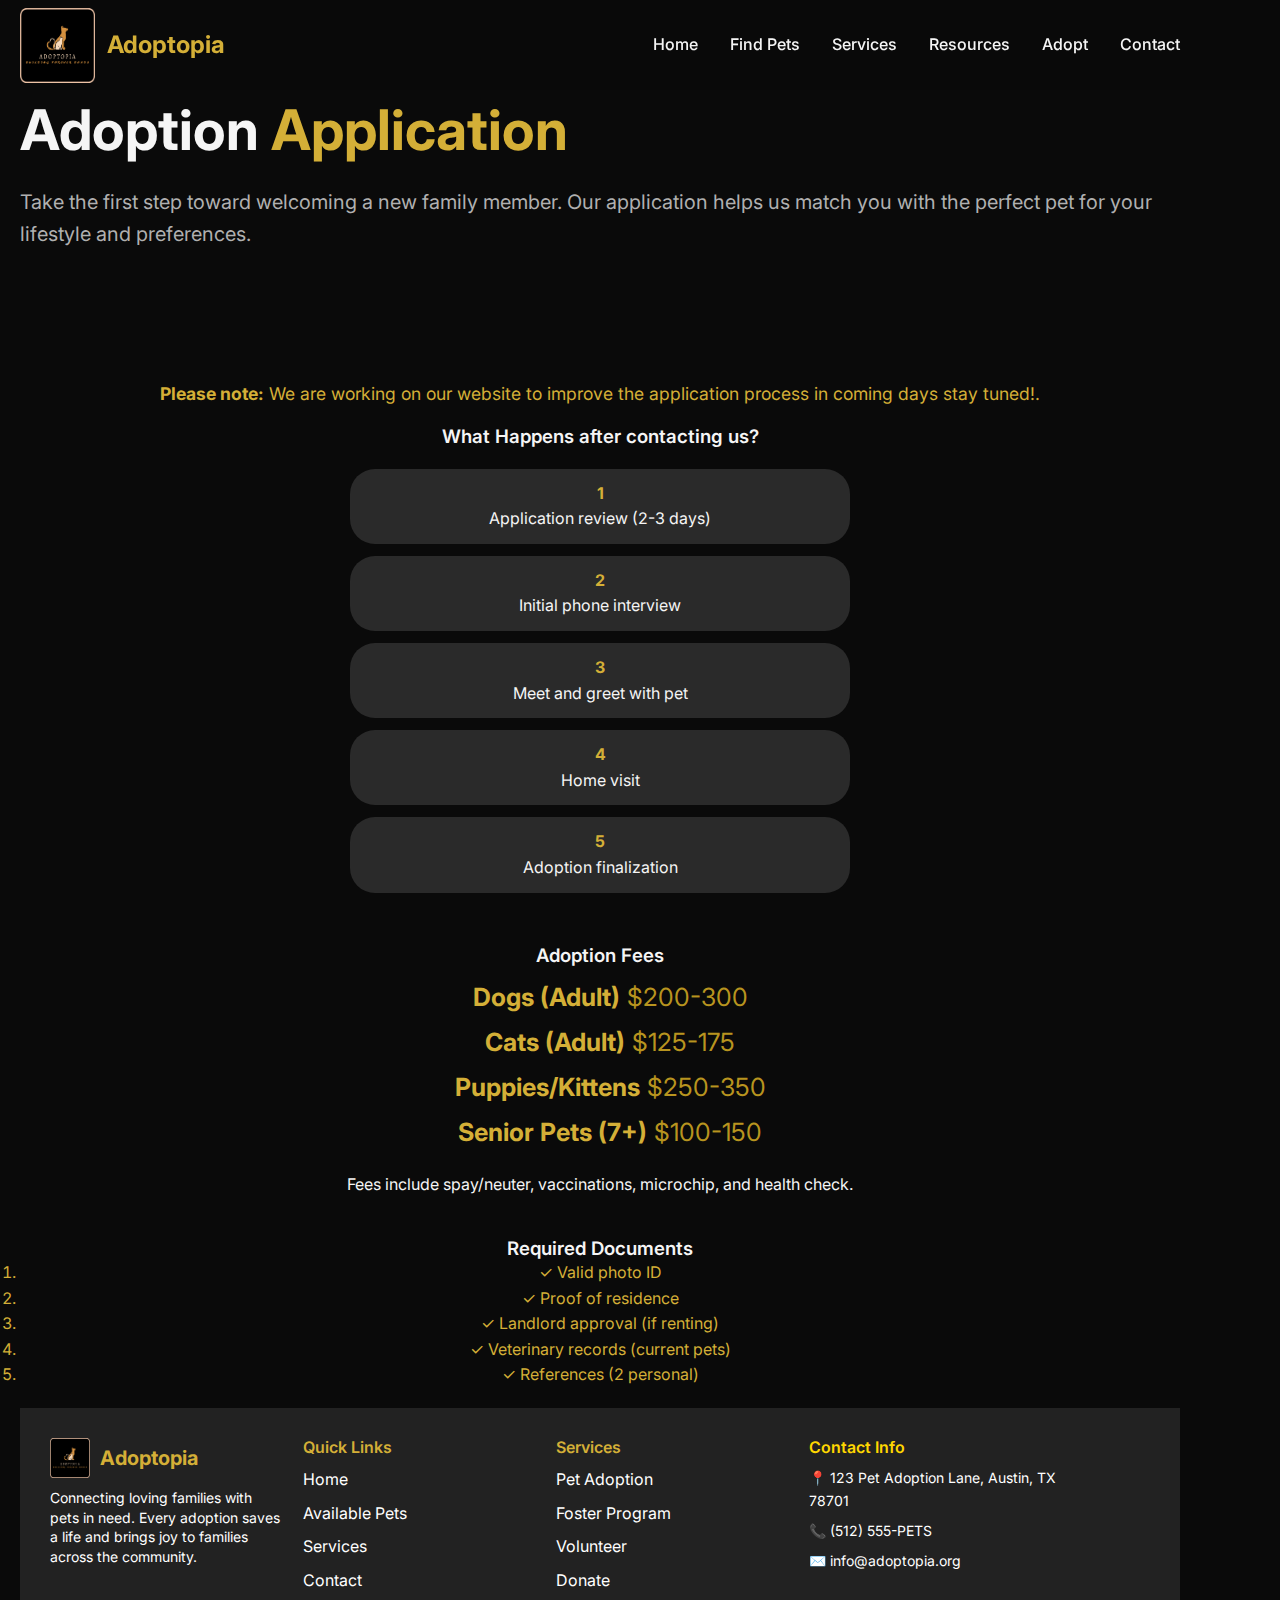
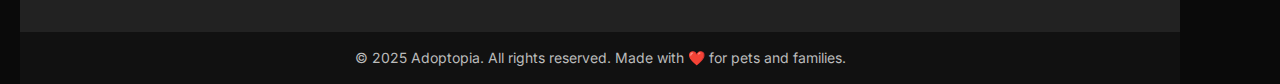
<file: adoption.html>
<!-- name: Saeed Hadi Al-Awlaqi
     ID:2148946
     10/1/2025  -->


 
<!DOCTYPE html>
<html lang="en">
<head>
     <!-- Meta and link tags -->
    <meta charset="UTF-8">
    <meta name="viewport" content="width=device-width, initial-scale=1.0">
    <title>Adoption Application - Adoptopia</title>
    <link rel="stylesheet" href="css/main.css">
    <link href="https://fonts.googleapis.com/css2?family=Inter:wght@300;400;500;600;700&display=swap" rel="stylesheet">
</head>
<body>
    <!-- Header -->
    <header class="header">
        <div class="container">
            <div class="nav-wrapper">
                <div class="logo">
                    <img src="image/Picture1.png" alt="Adoptopia Logo" class="logo-img">
                    <span class="logo-text">Adoptopia</span>
                </div>
                
                  <!-- navigation bar to pages -->
                <div class="nav-desktop">
                    <a href="index.html" class="nav-link">Home</a>
                    <a href="pets.html" class="nav-link">Find Pets</a>
                    <a href="services.html" class="nav-link">Services</a>
                    <a href="resources.html" class="nav-link">Resources</a>
                    <a href="adoption.html" class="nav-link active">Adopt</a>
                    <a href="contact.html" class="nav-link">Contact</a>
                </div>
            </div>
        </div>
    </header>

    <!-- Adoption Application process -->
    
        <div class="container">
            <div class="main-content">
                <div class="main-text">
                    <h1 class="main-title">
                        Adoption <span class="text-gold">Application</span>
                    </h1>
                    <p class="main-description">
                        Take the first step toward welcoming a new family member. Our application helps us 
                        match you with the perfect pet for your lifestyle and preferences.
                    </p>
                </div>
            </div>
        </div>
    


                        

                    
                

               
                 <div class="container">
                    <div class="form-disclaimer">
                            <p><strong>Please note:</strong> We are working on our website to improve the application process in coming days stay tuned!.</p>
                        </div>
                        <h3 style="text-align: center;">What Happens after contacting us?</h3>
                        <div class="process-steps">
                            <div class="process-step">
                                <div class="step-number">1</div>
                                <p>Application review (2-3 days)</p>
                            </div>
                            <div class="process-step">
                                <div class="step-number">2</div>
                                <p>Initial phone interview</p>
                            </div>
                            <div class="process-step">
                                <div class="step-number">3</div>
                                <p>Meet and greet with pet</p>
                            </div>
                            <div class="process-step">
                                <div class="step-number">4</div>
                                <p>Home visit</p>
                            </div>
                            <div class="process-step">
                                <div class="step-number">5</div>
                                <p>Adoption finalization</p>
                            </div>
                        </div>
                    


                        <h3 style="text-align: center; margin-top: 40px;">Adoption Fees</h3>
                        <div class="fee-list">
                            <div class="fee-item">
                                <span class="fee-type">Dogs (Adult)</span>
                                <span class="fee-amount">$200-300</span>
                            </div>
                            <div class="fee-item">
                                <span class="fee-type">Cats (Adult)</span>
                                <span class="fee-amount">$125-175</span>
                            </div>
                            <div class="fee-item">
                                <span class="fee-type">Puppies/Kittens</span>
                                <span class="fee-amount">$250-350</span>
                            </div>
                            <div class="fee-item">
                                <span class="fee-type">Senior Pets (7+)</span>
                                <span class="fee-amount">$100-150</span>
                            </div>
                        </div>
                        <p style="text-align: center; margin-top: 20px;">Fees include spay/neuter, vaccinations, microchip, and health check.</p>
                   


                        <h3 style="text-align: center; margin-top: 40px;">Required Documents</h3>
                        <ul class="document-list">
                            <li>✓ Valid photo ID</li>
                            <li>✓ Proof of residence</li>
                            <li>✓ Landlord approval (if renting)</li>
                            <li>✓ Veterinary records (current pets)</li>
                            <li>✓ References (2 personal)</li>
                        </ul>
                </div>
            
        
    

       <!-- Footer Section including contact information and quick links will be in each page -->
    
        <div class="container">
            <div class="footer-content">
                <div class="footer-brand">
                    <div class="footer-logo">
                        <img src="image/Picture1.png" alt="Adoptopia Logo" class="footer-logo-img">
                        <span class="footer-logo-text">Adoptopia</span>
                    </div>
                    <p class="footer-description">
                        Connecting loving families with pets in need. Every adoption saves a life and brings 
                        joy to families across the community.
                    </p>
                </div>

                <div class="footer-links">
                    <h3>Quick Links</h3>
                    <ul>
                        <li><a href="index.html">Home</a></li>
                        <li><a href="pets.html">Available Pets</a></li>
                        <li><a href="services.html">Services</a></li>
                        <li><a href="contact.html">Contact</a></li>
                    </ul>
                </div>

                <div class="footer-links">
                    <h3>Services</h3>
                    <ul>
                        <li><a href="adoption.html">Pet Adoption</a></li>
                        <li><a href="services.html">Foster Program</a></li>
                        <li><a href="services.html">Volunteer</a></li>
                        <li><a href="contact.html">Donate</a></li>
                    </ul>
                </div>

                <div class="footer-contact">
                    <h3>Contact Info</h3>
                    <div class="contact-item">
                        <span class="contact-icon">📍</span>
                        <span>123 Pet Adoption Lane, Austin, TX 78701</span>
                    </div>
                    <div class="contact-item">
                        <span class="contact-icon">📞</span>
                        <span>(512) 555-PETS</span>
                    </div>
                    <div class="contact-item">
                        <span class="contact-icon">✉️</span>
                        <span>info@adoptopia.org</span>
                    </div>
                </div>
            </div>

            <div class="footer-bottom">
                <p>&copy; 2025 Adoptopia. All rights reserved. Made with ❤️ for pets and families.</p>
            </div>
        </div>
    
</body>
</html>
</file>
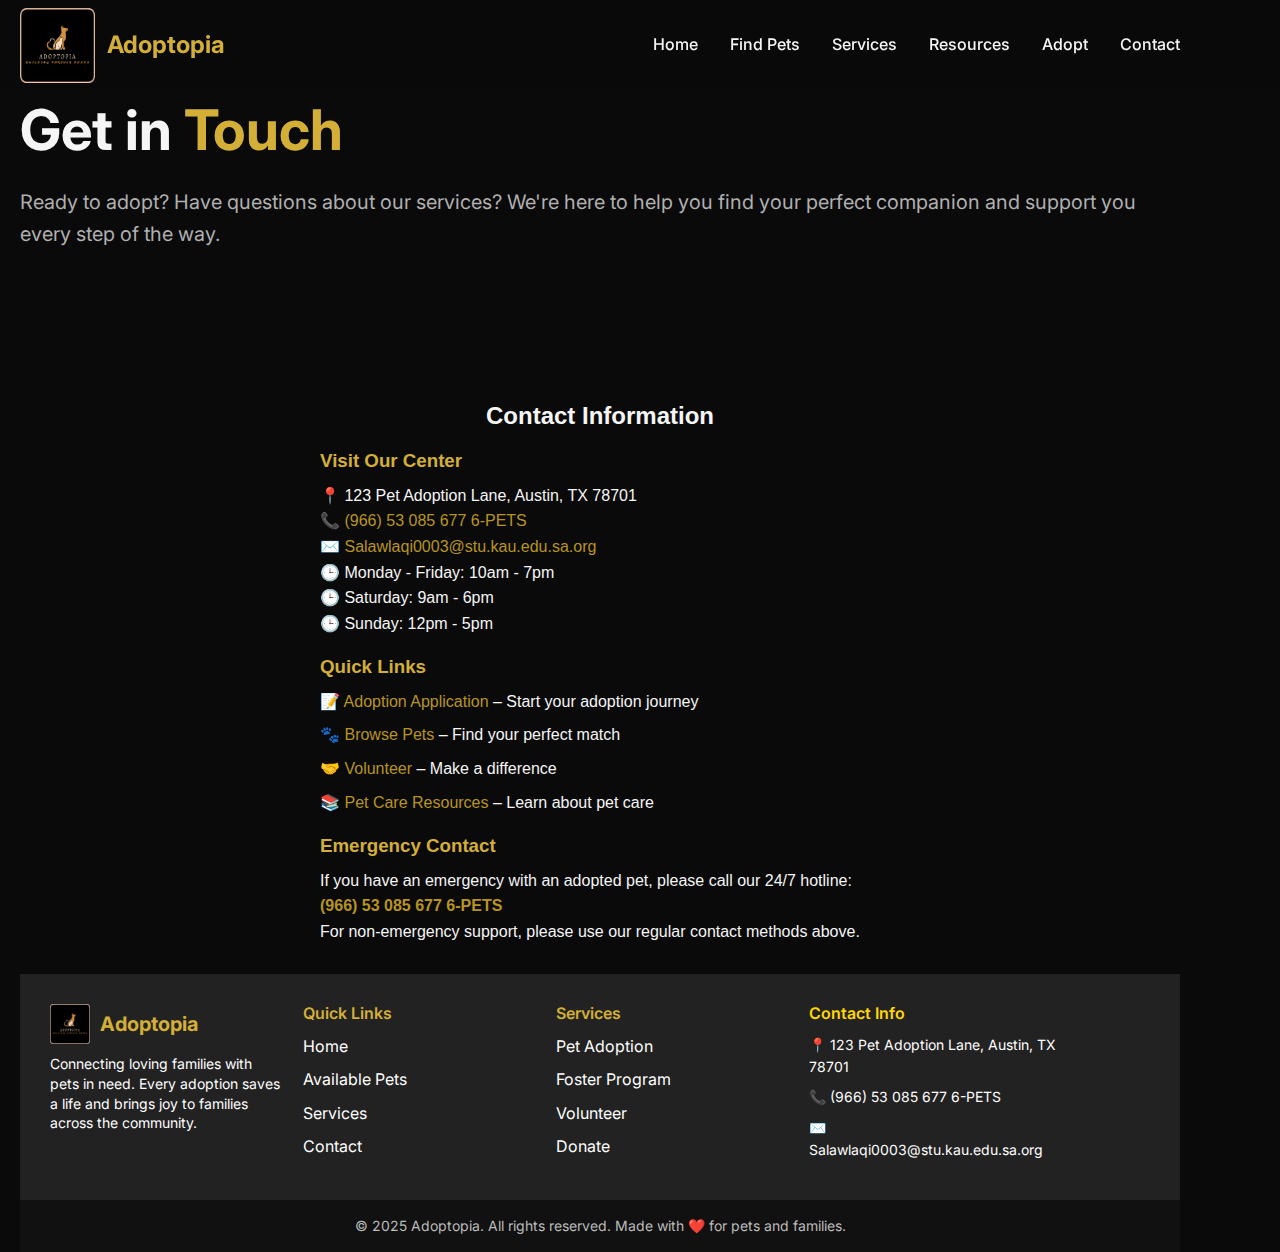
<file: contact.html>
<!-- name: Saeed Hadi Al-Awlaqi
     ID:2148946
     10/1/2025  -->

<!DOCTYPE html>
<html lang="en">
<head>
       <!-- Footer Section including contact information and quick links will be in each page -->
    <meta charset="UTF-8">
    <meta name="viewport" content="width=device-width, initial-scale=1.0">
    <title>Contact Us - Adoptopia</title>
    <link rel="stylesheet" href="css/main.css">
    <link href="https://fonts.googleapis.com/css2?family=Inter:wght@300;400;500;600;700&display=swap" rel="stylesheet">
</head>
<body>
    <!-- Header -->
    <header class="header">
        <div class="container">
            <div class="nav-wrapper">
                <div class="logo">
                    <img src="image/Picture1.png" alt="Adoptopia Logo" class="logo-img">
                    <span class="logo-text">Adoptopia</span>
                </div>

                  <!-- navigation bar to pages -->
                <div class="nav-desktop">
                    <a href="index.html" class="nav-link">Home</a>
                    <a href="pets.html" class="nav-link">Find Pets</a>
                    <a href="services.html" class="nav-link">Services</a>
                    <a href="resources.html" class="nav-link">Resources</a>
                    <a href="adoption.html" class="nav-link">Adopt</a>
                    <a href="contact.html" class="nav-link active">Contact</a>
                </div>
            </div>
        </div>
    </header>

    <!-- Contact section -->
    
        <div class="container">
            <div class="main-content">
                <div class="main-text">
                    <h1 class="main-title">
                        Get in <span class="text-gold">Touch</span>
                    </h1>
                    <p class="main-description">
                        Ready to adopt? Have questions about our services? We're here to help you 
                        find your perfect companion and support you every step of the way.
                    </p>
                </div>
            </div>
        
    

    
  
       <div class="contact-section">
    <h2>Contact Information</h2>

    <h3>Visit Our Center</h3>
    <p>
        📍 123 Pet Adoption Lane, Austin, TX 78701 <br>
        📞 <a href="tel:5125557387">(966) 53 085 677 6-PETS</a> <br>
        ✉️ <a href="mailto:">Salawlaqi0003@stu.kau.edu.sa.org</a> <br>
        🕒 Monday - Friday: 10am - 7pm <br>
        🕒 Saturday: 9am - 6pm <br>
        🕒 Sunday: 12pm - 5pm
    </p>

    <h3>Quick Links</h3>
    <ul>
        <li>📝 <a href="adoption.html">Adoption Application</a> – Start your adoption journey</li>
        <li>🐾 <a href="pets.html">Browse Pets</a> – Find your perfect match</li>
        <li>🤝 <a href="services.html">Volunteer</a> – Make a difference</li>
        <li>📚 <a href="resources.html">Pet Care Resources</a> – Learn about pet care</li>
    </ul>

    <h3>Emergency Contact</h3>
    <p>
        If you have an emergency with an adopted pet, please call our 24/7 hotline:  
        <strong><a href="tel:530856776">(966) 53 085 677 6-PETS</a></strong>  
        <br>
        For non-emergency support, please use our regular contact methods above.
    </p>
</div>
</div>


       <!-- Footer Section including contact information and quick links will be in each page -->
    
        <div class="container">
            <div class="footer-content">
                <div class="footer-brand">
                    <div class="footer-logo">
                        <img src="image/Picture1.png" alt="Adoptopia Logo" class="footer-logo-img">
                        <span class="footer-logo-text">Adoptopia</span>
                    </div>
                    <p class="footer-description">
                        Connecting loving families with pets in need. Every adoption saves a life and brings 
                        joy to families across the community.
                    </p>
                </div>

                <div class="footer-links">
                    <h3>Quick Links</h3>
                    <ul>
                        <li><a href="index.html">Home</a></li>
                        <li><a href="pets.html">Available Pets</a></li>
                        <li><a href="services.html">Services</a></li>
                        <li><a href="contact.html">Contact</a></li>
                    </ul>
                </div>

                <div class="footer-links">
                    <h3>Services</h3>
                    <ul>
                        <li><a href="adoption.html">Pet Adoption</a></li>
                        <li><a href="services.html">Foster Program</a></li>
                        <li><a href="services.html">Volunteer</a></li>
                        <li><a href="contact.html">Donate</a></li>
                    </ul>
                </div>

                <div class="footer-contact">
                    <h3>Contact Info</h3>
                    <div class="contact-item">
                        <span class="contact-icon">📍</span>
                        <span>123 Pet Adoption Lane, Austin, TX 78701</span>
                    </div>
                    <div class="contact-item">
                        <span class="contact-icon">📞</span>
                        <span>(966) 53 085 677 6-PETS</span>
                    </div>
                    <div class="contact-item">
                        <span class="contact-icon">✉️</span>
                        <span>Salawlaqi0003@stu.kau.edu.sa.org</span>
                    </div>
                </div>
            </div>

            <div class="footer-bottom">
                <p>&copy; 2025 Adoptopia. All rights reserved. Made with ❤️ for pets and families.</p>
            </div>
        </div>
    
</body>
</html>
</file>
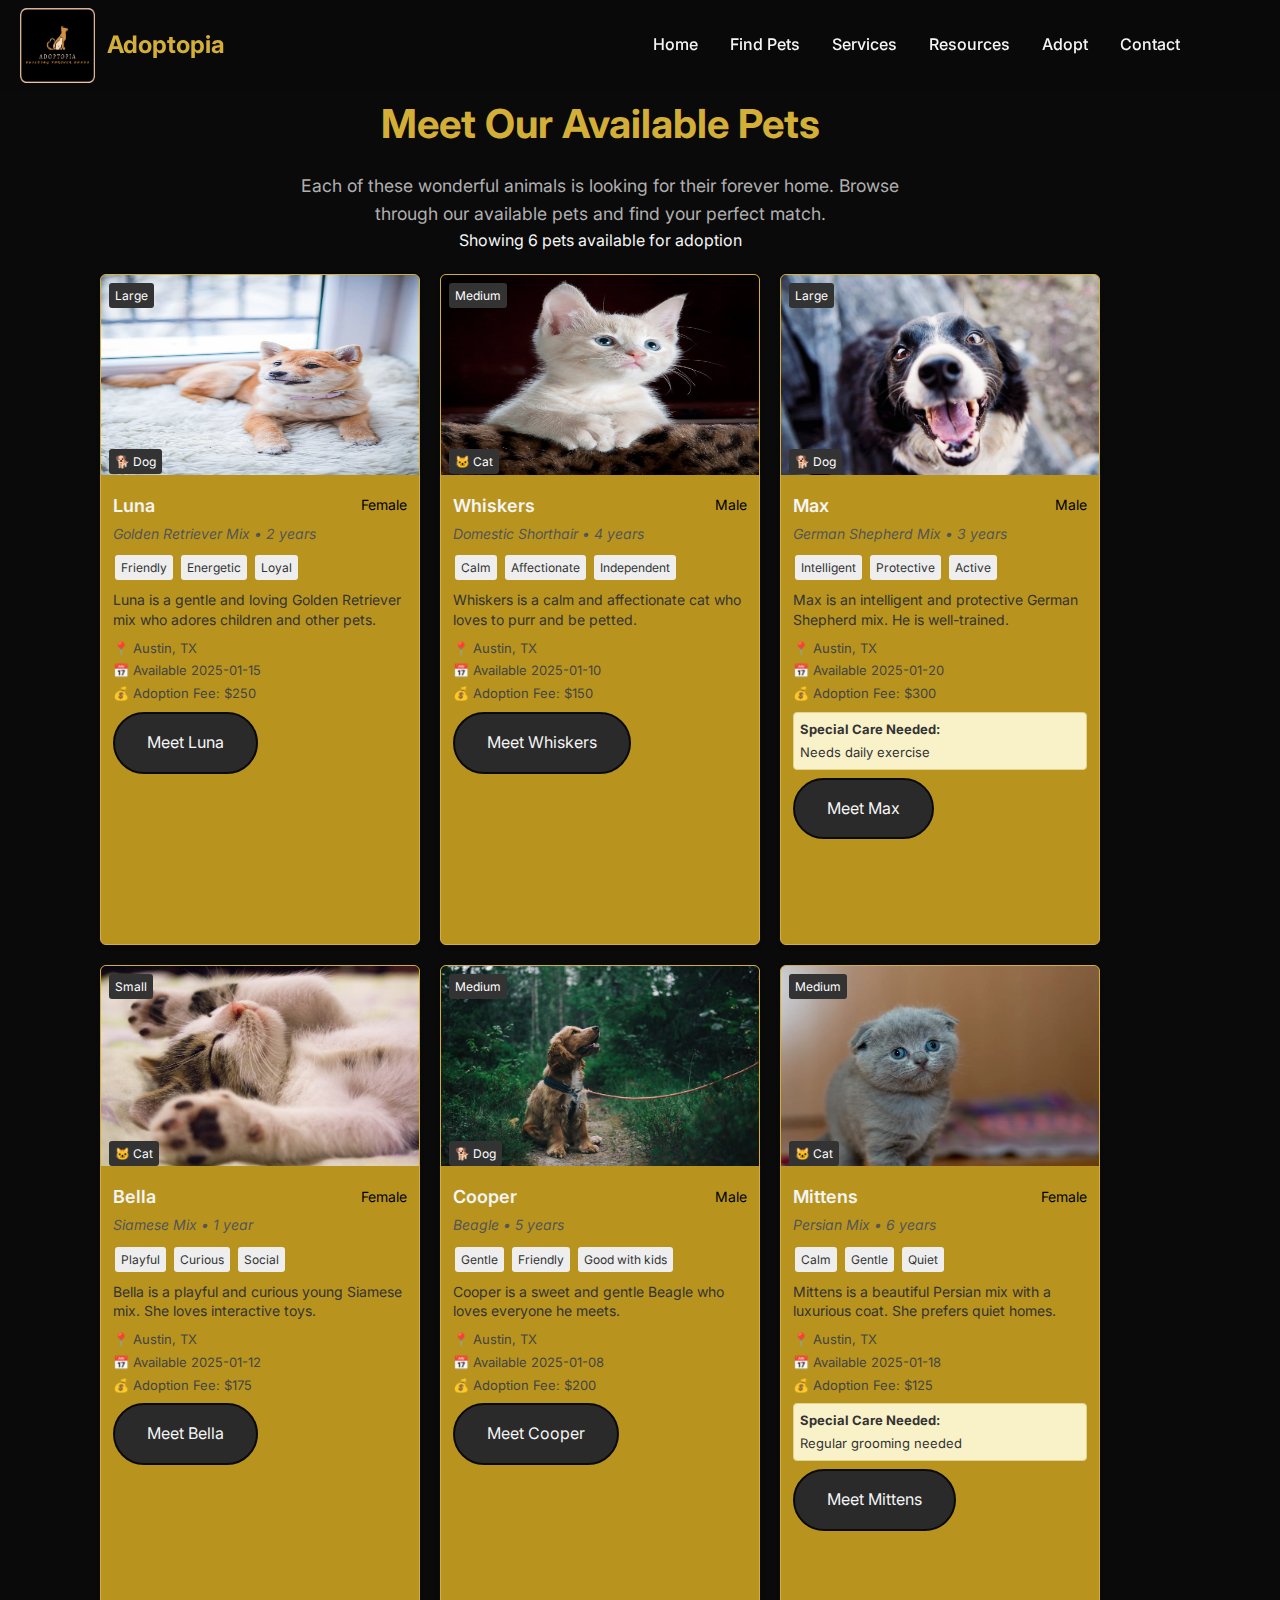
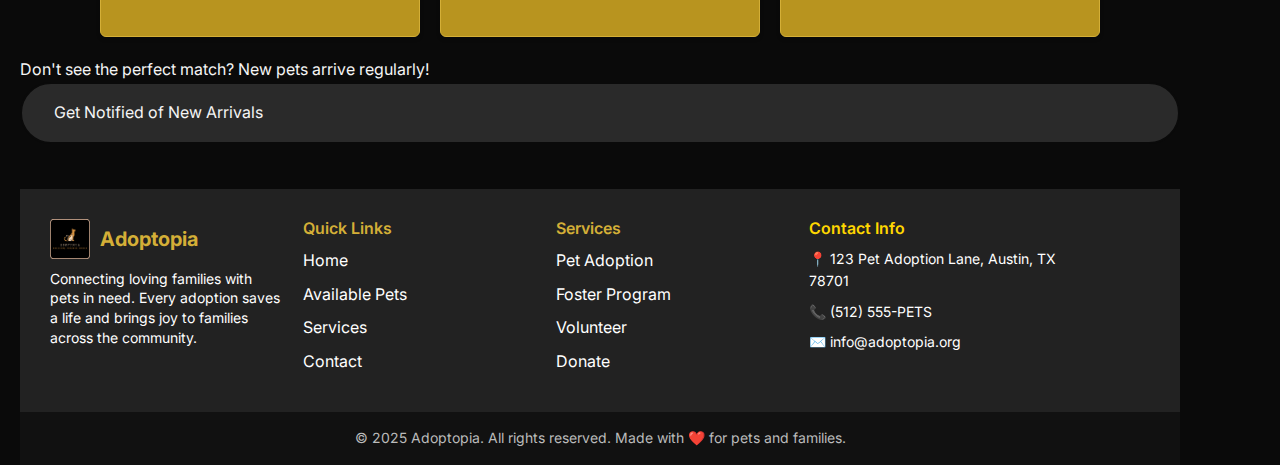
<file: pets.html>
<!-- name: Saeed Hadi Al-Awlaqi
     ID:2148946
     10/1/2025  -->


 
<!DOCTYPE html>
<html lang="en">
<head>
     <!-- Meta and link tags -->
    <meta charset="UTF-8">
    <meta name="viewport" content="width=device-width, initial-scale=1.0">
    <title>Available Pets - Adoptopia</title>
    <link rel="stylesheet" href="css/main.css">
    <link href="https://fonts.googleapis.com/css2?family=Inter:wght@300;400;500;600;700&display=swap" rel="stylesheet">
</head>
<body>
    <!-- Header -->
    <header class="header">
        <div class="container">
            <div class="nav-wrapper">
                <div class="logo">
                    <img src="image/Picture1.png" alt="Adoptopia Logo" class="logo-img">
                    <span class="logo-text">Adoptopia</span>
                </div>
                
                  <!-- navigation bar to pages -->
                <div class="nav-desktop">
                    <a href="index.html" class="nav-link">Home</a>
                    <a href="pets.html" class="nav-link active">Find Pets</a>
                    <a href="services.html" class="nav-link">Services</a>
                    <a href="resources.html" class="nav-link">Resources</a>
                    <a href="adoption.html" class="nav-link">Adopt</a>
                    <a href="contact.html" class="nav-link">Contact</a>
                </div>
            </div>
        </div>
    </header>

    <!-- Pet Section including Pet Cards -->
    
        <div class="container">
            <div class="section-header">
                <h1 class="section-title">Meet Our Available Pets</h1>
                <p class="section-description">
                    Each of these wonderful animals is looking for their forever home. Browse through our 
                    available pets and find your perfect match.
                </p>
            </div>

            <div style="text-align: center;">
                <p>Showing 6 pets available for adoption</p>
            </div>

            <!-- Pet Cards -->
            <div class="pet-grid">
                <div class="pet-card">
                    <div class="pet-image">
                        <img src="image/pic5.webp" alt="Luna">
                        <div class="size-badge size-large">Large</div>
                        <div class="type-badge">🐕 Dog</div>
                    </div>
                    
                    <div class="pet-content">
                        <div class="pet-header">
                            <h3 class="pet-name">Luna</h3>
                            <span class="pet-gender">Female</span>
                        </div>
                        <p class="pet-breed">Golden Retriever Mix • 2 years</p>
                        
                        <div class="personality-tags">
                            <span class="tag">Friendly</span>
                            <span class="tag">Energetic</span>
                            <span class="tag">Loyal</span>
                        </div>
                        
                        <p class="pet-description">
                            Luna is a gentle and loving Golden Retriever mix who adores children and other pets.
                        </p>
                        
                        <div class="pet-details">
                            <div class="detail">📍 Austin, TX</div>
                            <div class="detail">📅 Available 2025-01-15</div>
                            <div class="detail">💰 Adoption Fee: $250</div>
                        </div>
                        <div class="main-buttons">
                        <a href="adoption.html" class="btn-secondary">Meet Luna</a>
                        </div>
                    </div>
                </div>

                <div class="pet-card">
                    <div class="pet-image">
                        <img src="image/pic6.jpeg" alt="Whiskers">
                        <div class="size-badge size-medium">Medium</div>
                        <div class="type-badge">🐱 Cat</div>
                    </div>
                    
                    <div class="pet-content">
                        <div class="pet-header">
                            <h3 class="pet-name">Whiskers</h3>
                            <span class="pet-gender">Male</span>
                        </div>
                        <p class="pet-breed">Domestic Shorthair • 4 years</p>
                        
                        <div class="personality-tags">
                            <span class="tag">Calm</span>
                            <span class="tag">Affectionate</span>
                            <span class="tag">Independent</span>
                        </div>
                        
                        <p class="pet-description">
                            Whiskers is a calm and affectionate cat who loves to purr and be petted.
                        </p>
                        
                        <div class="pet-details">
                            <div class="detail">📍 Austin, TX</div>
                            <div class="detail">📅 Available 2025-01-10</div>
                            <div class="detail">💰 Adoption Fee: $150</div>
                        </div>
                        
                        <div class="main-buttons">
                        <a href="adoption.html" class="btn-secondary">Meet Whiskers</a>
                        </div>
                    </div>
                </div>

                <div class="pet-card">
                    <div class="pet-image">
                        <img src="image/pic7.webp" alt="Max">
                        <div class="size-badge size-large">Large</div>
                        <div class="type-badge">🐕 Dog</div>
                    </div>
                    
                    <div class="pet-content">
                        <div class="pet-header">
                            <h3 class="pet-name">Max</h3>
                            <span class="pet-gender">Male</span>
                        </div>
                        <p class="pet-breed">German Shepherd Mix • 3 years</p>
                        
                        <div class="personality-tags">
                            <span class="tag">Intelligent</span>
                            <span class="tag">Protective</span>
                            <span class="tag">Active</span>
                        </div>
                        
                        <p class="pet-description">
                            Max is an intelligent and protective German Shepherd mix. He is well-trained.
                        </p>
                        
                        <div class="pet-details">
                            <div class="detail">📍 Austin, TX</div>
                            <div class="detail">📅 Available 2025-01-20</div>
                            <div class="detail">💰 Adoption Fee: $300</div>
                        </div>
                        
                        <div class="special-needs">
                            <div class="needs-title">Special Care Needed:</div>
                            <div class="needs-text">Needs daily exercise</div>
                        </div>
                        
                       <div class="main-buttons">
                        <a href="adoption.html" class="btn-secondary">Meet Max</a>
                        </div>
                    </div>
                </div>

                <div class="pet-card">
                    <div class="pet-image">
                        <img src="image/pic8.jpeg" alt="Bella">
                        <div class="size-badge size-small">Small</div>
                        <div class="type-badge">🐱 Cat</div>
                    </div>
                    
                    <div class="pet-content">
                        <div class="pet-header">
                            <h3 class="pet-name">Bella</h3>
                            <span class="pet-gender">Female</span>
                        </div>
                        <p class="pet-breed">Siamese Mix • 1 year</p>
                        
                        <div class="personality-tags">
                            <span class="tag">Playful</span>
                            <span class="tag">Curious</span>
                            <span class="tag">Social</span>
                        </div>
                        
                        <p class="pet-description">
                            Bella is a playful and curious young Siamese mix. She loves interactive toys.
                        </p>
                        
                        <div class="pet-details">
                            <div class="detail">📍 Austin, TX</div>
                            <div class="detail">📅 Available 2025-01-12</div>
                            <div class="detail">💰 Adoption Fee: $175</div>
                        </div>
                        
                        <div class="main-buttons">
                        <a href="adoption.html" class="btn-secondary">Meet Bella</a>
                        </div>
                    </div>
                </div>

                <div class="pet-card">
                    <div class="pet-image">
                        <img src="image/pic9.jpeg" alt="Cooper">
                        <div class="size-badge size-medium">Medium</div>
                        <div class="type-badge">🐕 Dog</div>
                    </div>
                    
                    <div class="pet-content">
                        <div class="pet-header">
                            <h3 class="pet-name">Cooper</h3>
                            <span class="pet-gender">Male</span>
                        </div>
                        <p class="pet-breed">Beagle • 5 years</p>
                        
                        <div class="personality-tags">
                            <span class="tag">Gentle</span>
                            <span class="tag">Friendly</span>
                            <span class="tag">Good with kids</span>
                        </div>
                        
                        <p class="pet-description">
                            Cooper is a sweet and gentle Beagle who loves everyone he meets.
                        </p>
                        
                        <div class="pet-details">
                            <div class="detail">📍 Austin, TX</div>
                            <div class="detail">📅 Available 2025-01-08</div>
                            <div class="detail">💰 Adoption Fee: $200</div>
                        </div>
                        
                        <div class="main-buttons">
                        <a href="adoption.html" class="btn-secondary">Meet Cooper</a>
                        </div>
                    </div>
                </div>

                <div class="pet-card">
                    <div class="pet-image">
                        <img src="image/pic10.webp" alt="Mittens">
                        <div class="size-badge size-medium">Medium</div>
                        <div class="type-badge">🐱 Cat</div>
                    </div>
                    
                    <div class="pet-content">
                        <div class="pet-header">
                            <h3 class="pet-name">Mittens</h3>
                            <span class="pet-gender">Female</span>
                        </div>
                        <p class="pet-breed">Persian Mix • 6 years</p>
                        
                        <div class="personality-tags">
                            <span class="tag">Calm</span>
                            <span class="tag">Gentle</span>
                            <span class="tag">Quiet</span>
                        </div>
                        
                        <p class="pet-description">
                            Mittens is a beautiful Persian mix with a luxurious coat. She prefers quiet homes.
                        </p>
                        
                        <div class="pet-details">
                            <div class="detail">📍 Austin, TX</div>
                            <div class="detail">📅 Available 2025-01-18</div>
                            <div class="detail">💰 Adoption Fee: $125</div>
                        </div>
                        
                        <div class="special-needs">
                            <div class="needs-title">Special Care Needed:</div>
                            <div class="needs-text">Regular grooming needed</div>
                        </div>
                        
                        <div class="main-buttons">
                        <a href="adoption.html" class="btn-secondary">Meet Mittens</a>
                        </div>
                    </div>
                </div>
            </div>

            <div >
                <p >Don't see the perfect match? New pets arrive regularly!</p>
                <a href="contact.html" class="btn-secondary">Get Notified of New Arrivals</a>
            </div>
        </div>
    

       <!-- Footer Section including contact information and quick links will be in each page -->
    
        <div class="container">
            <div class="footer-content">
                <div class="footer-brand">
                    <div class="footer-logo">
                        <img src="image/Picture1.png" alt="Adoptopia Logo" class="footer-logo-img">
                        <span class="footer-logo-text">Adoptopia</span>
                    </div>
                    <p class="footer-description">
                        Connecting loving families with pets in need. Every adoption saves a life and brings 
                        joy to families across the community.
                    </p>
                </div>

                <div class="footer-links">
                    <h3>Quick Links</h3>
                    <ul>
                        <li><a href="index.html">Home</a></li>
                        <li><a href="pets.html">Available Pets</a></li>
                        <li><a href="services.html">Services</a></li>
                        <li><a href="contact.html">Contact</a></li>
                    </ul>
                </div>

                <div class="footer-links">
                    <h3>Services</h3>
                    <ul>
                        <li><a href="adoption.html">Pet Adoption</a></li>
                        <li><a href="services.html">Foster Program</a></li>
                        <li><a href="services.html">Volunteer</a></li>
                        <li><a href="contact.html">Donate</a></li>
                    </ul>
                </div>

                <div class="footer-contact">
                    <h3>Contact Info</h3>
                    <div class="contact-item">
                        <span class="contact-icon">📍</span>
                        <span>123 Pet Adoption Lane, Austin, TX 78701</span>
                    </div>
                    <div class="contact-item">
                        <span class="contact-icon">📞</span>
                        <span>(512) 555-PETS</span>
                    </div>
                    <div class="contact-item">
                        <span class="contact-icon">✉️</span>
                        <span>info@adoptopia.org</span>
                    </div>
                </div>
            </div>

            <div class="footer-bottom">
                <p>&copy; 2025 Adoptopia. All rights reserved. Made with ❤️ for pets and families.</p>
            </div>
        </div>
    
</body>

</html>
</file>
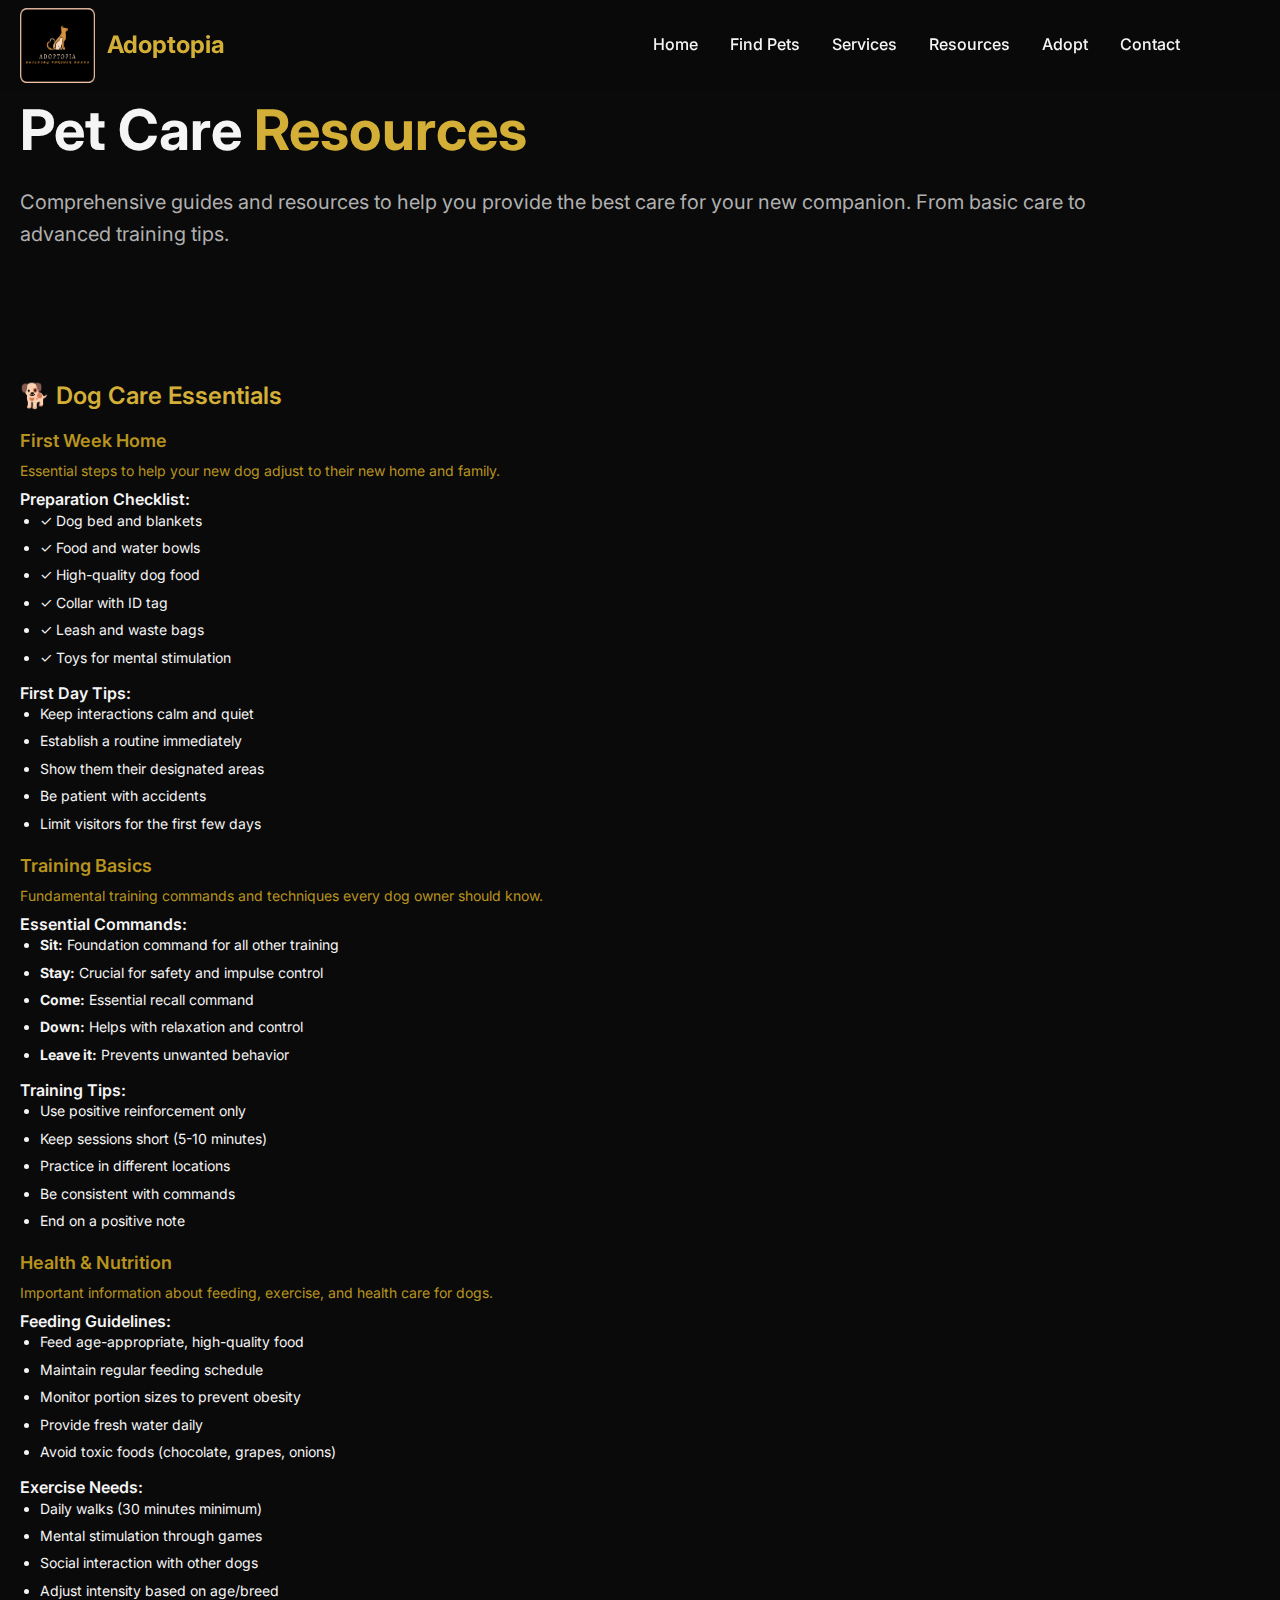
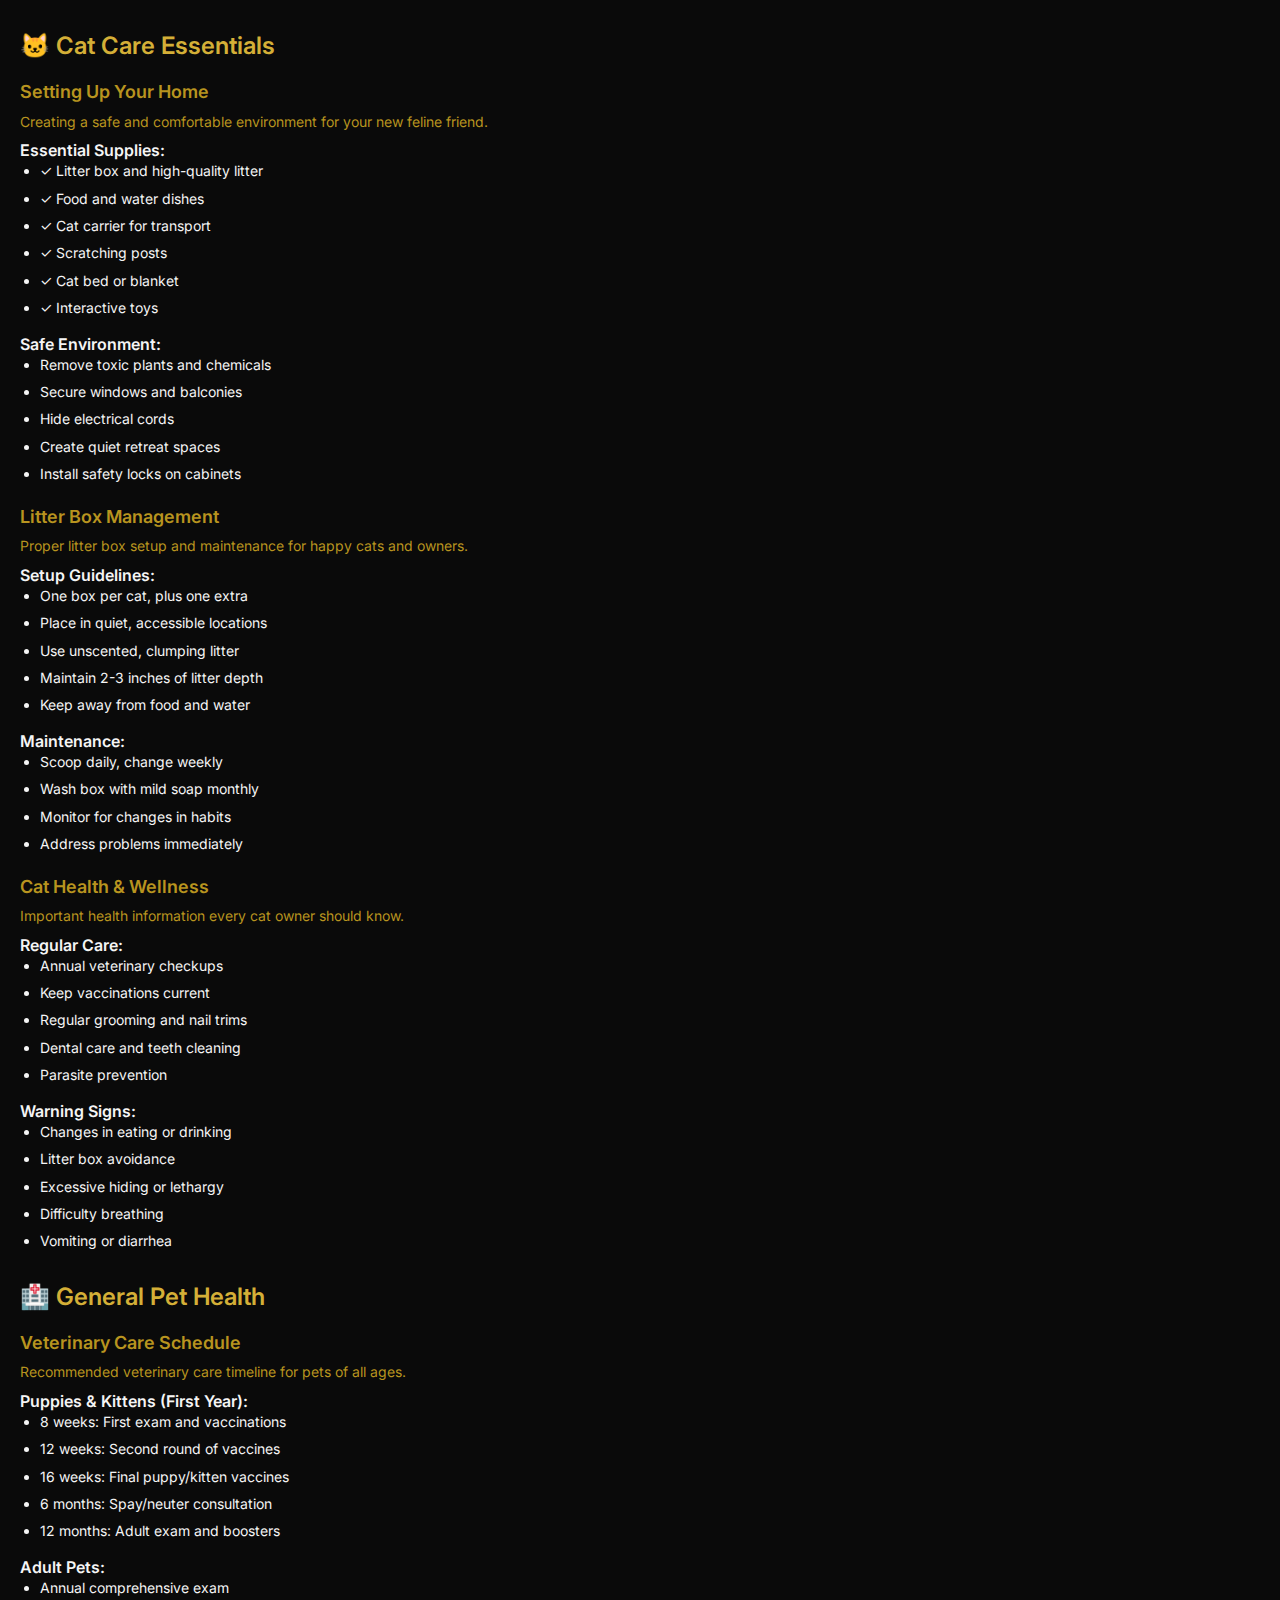
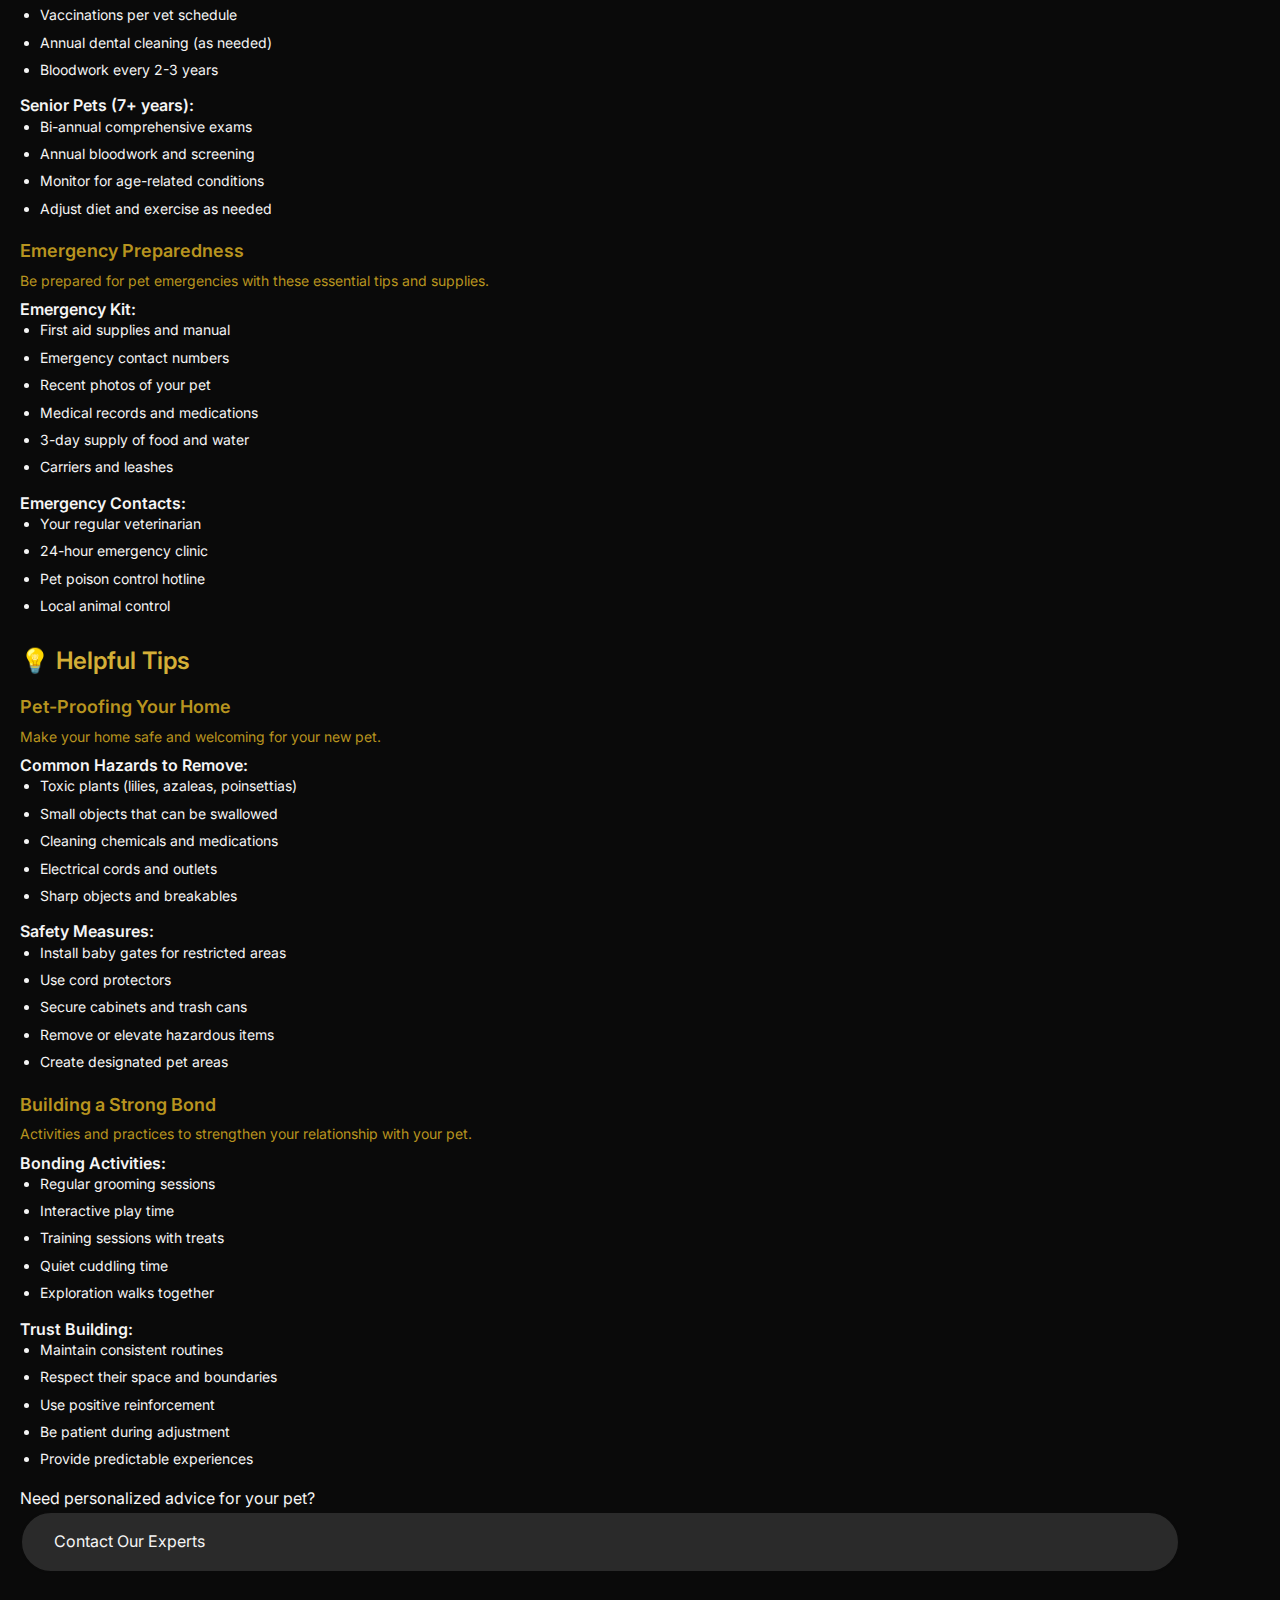
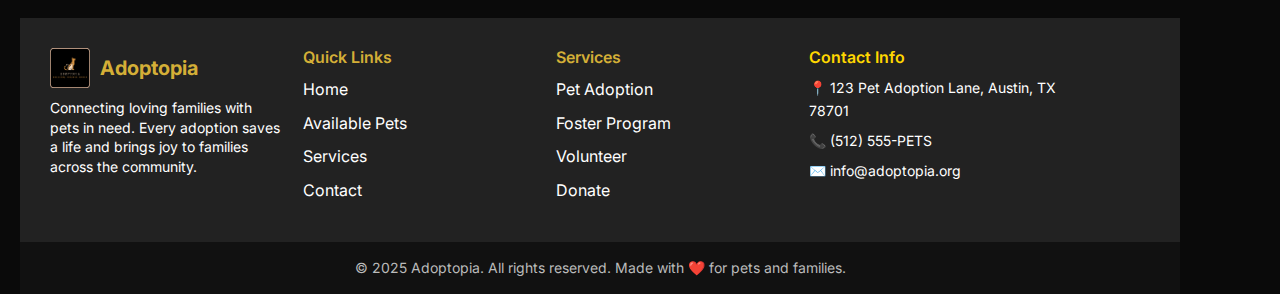
<file: resources.html>
<!-- name: Saeed Hadi Al-Awlaqi
     ID:2148946
     10/1/2025  -->



<!DOCTYPE html>
<html lang="en">
<head>
     <!-- Meta and link tags -->
    <meta charset="UTF-8">
    <meta name="viewport" content="width=device-width, initial-scale=1.0">
    <title>Pet Care Resources - Adoptopia</title>
    <link rel="stylesheet" href="css/main.css">
    <link href="https://fonts.googleapis.com/css2?family=Inter:wght@300;400;500;600;700&display=swap" rel="stylesheet">
</head>
<body>
    <!-- Header -->
    <header class="header">
        <div class="container">
            <div class="nav-wrapper">
                <div class="logo">
                    <img src="image/Picture1.png" alt="Adoptopia Logo" class="logo-img">
                    <span class="logo-text">Adoptopia</span>
                </div>
                
                  <!-- navigation bar to pages -->
                <div class="nav-desktop">
                    <a href="index.html" class="nav-link">Home</a>
                    <a href="pets.html" class="nav-link">Find Pets</a>
                    <a href="services.html" class="nav-link">Services</a>
                    <a href="resources.html" class="nav-link active">Resources</a>
                    <a href="adoption.html" class="nav-link">Adopt</a>
                    <a href="contact.html" class="nav-link">Contact</a>
                </div>
            </div>
        </div>
    </header>

    <!-- Resources section -->
  
        <div class="container">
            <div class="main-content">
                <div class="main-text">
                    <h1 class="main-title">
                        Pet Care <span class="text-gold">Resources</span>
                    </h1>
                    <p class="main-description">
                        Comprehensive guides and resources to help you provide the best care for your 
                        new companion. From basic care to advanced training tips.
                    </p>
                </div>
            </div>
        </div>
    

    
    
        <div class="container">
            <div class="resources-grid">
                <div class="resource-category">
                    <h2 class="category-title">🐕 Dog Care Essentials</h2>
                    
                    <div class="resource-card">
                        <h3 class="resource-title">First Week Home</h3>
                        <p class="resource-description">
                            Essential steps to help your new dog adjust to their new home and family.
                        </p>
                        <div class="resource-content">
                            <h4>Preparation Checklist:</h4>
                            <ul class="resource-list">
                                <li>✓ Dog bed and blankets</li>
                                <li>✓ Food and water bowls</li>
                                <li>✓ High-quality dog food</li>
                                <li>✓ Collar with ID tag</li>
                                <li>✓ Leash and waste bags</li>
                                <li>✓ Toys for mental stimulation</li>
                            </ul>
                            
                            <h4>First Day Tips:</h4>
                            <ul class="resource-list">
                                <li>Keep interactions calm and quiet</li>
                                <li>Establish a routine immediately</li>
                                <li>Show them their designated areas</li>
                                <li>Be patient with accidents</li>
                                <li>Limit visitors for the first few days</li>
                            </ul>
                        </div>
                    </div>

                    <div class="resource-card">
                        <h3 class="resource-title">Training Basics</h3>
                        <p class="resource-description">
                            Fundamental training commands and techniques every dog owner should know.
                        </p>
                        <div class="resource-content">
                            <h4>Essential Commands:</h4>
                            <ul class="resource-list">
                                <li><strong>Sit:</strong> Foundation command for all other training</li>
                                <li><strong>Stay:</strong> Crucial for safety and impulse control</li>
                                <li><strong>Come:</strong> Essential recall command</li>
                                <li><strong>Down:</strong> Helps with relaxation and control</li>
                                <li><strong>Leave it:</strong> Prevents unwanted behavior</li>
                            </ul>
                            
                            <h4>Training Tips:</h4>
                            <ul class="resource-list">
                                <li>Use positive reinforcement only</li>
                                <li>Keep sessions short (5-10 minutes)</li>
                                <li>Practice in different locations</li>
                                <li>Be consistent with commands</li>
                                <li>End on a positive note</li>
                            </ul>
                        </div>
                    </div>

                    <div class="resource-card">
                        <h3 class="resource-title">Health & Nutrition</h3>
                        <p class="resource-description">
                            Important information about feeding, exercise, and health care for dogs.
                        </p>
                        <div class="resource-content">
                            <h4>Feeding Guidelines:</h4>
                            <ul class="resource-list">
                                <li>Feed age-appropriate, high-quality food</li>
                                <li>Maintain regular feeding schedule</li>
                                <li>Monitor portion sizes to prevent obesity</li>
                                <li>Provide fresh water daily</li>
                                <li>Avoid toxic foods (chocolate, grapes, onions)</li>
                            </ul>
                            
                            <h4>Exercise Needs:</h4>
                            <ul class="resource-list">
                                <li>Daily walks (30 minutes minimum)</li>
                                <li>Mental stimulation through games</li>
                                <li>Social interaction with other dogs</li>
                                <li>Adjust intensity based on age/breed</li>
                            </ul>
                        </div>
                    </div>
                </div>

                <div class="resource-category">
                    <h2 class="category-title">🐱 Cat Care Essentials</h2>
                    
                    <div class="resource-card">
                        <h3 class="resource-title">Setting Up Your Home</h3>
                        <p class="resource-description">
                            Creating a safe and comfortable environment for your new feline friend.
                        </p>
                        <div class="resource-content">
                            <h4>Essential Supplies:</h4>
                            <ul class="resource-list">
                                <li>✓ Litter box and high-quality litter</li>
                                <li>✓ Food and water dishes</li>
                                <li>✓ Cat carrier for transport</li>
                                <li>✓ Scratching posts</li>
                                <li>✓ Cat bed or blanket</li>
                                <li>✓ Interactive toys</li>
                            </ul>
                            
                            <h4>Safe Environment:</h4>
                            <ul class="resource-list">
                                <li>Remove toxic plants and chemicals</li>
                                <li>Secure windows and balconies</li>
                                <li>Hide electrical cords</li>
                                <li>Create quiet retreat spaces</li>
                                <li>Install safety locks on cabinets</li>
                            </ul>
                        </div>
                    </div>

                    <div class="resource-card">
                        <h3 class="resource-title">Litter Box Management</h3>
                        <p class="resource-description">
                            Proper litter box setup and maintenance for happy cats and owners.
                        </p>
                        <div class="resource-content">
                            <h4>Setup Guidelines:</h4>
                            <ul class="resource-list">
                                <li>One box per cat, plus one extra</li>
                                <li>Place in quiet, accessible locations</li>
                                <li>Use unscented, clumping litter</li>
                                <li>Maintain 2-3 inches of litter depth</li>
                                <li>Keep away from food and water</li>
                            </ul>
                            
                            <h4>Maintenance:</h4>
                            <ul class="resource-list">
                                <li>Scoop daily, change weekly</li>
                                <li>Wash box with mild soap monthly</li>
                                <li>Monitor for changes in habits</li>
                                <li>Address problems immediately</li>
                            </ul>
                        </div>
                    </div>

                    <div class="resource-card">
                        <h3 class="resource-title">Cat Health & Wellness</h3>
                        <p class="resource-description">
                            Important health information every cat owner should know.
                        </p>
                        <div class="resource-content">
                            <h4>Regular Care:</h4>
                            <ul class="resource-list">
                                <li>Annual veterinary checkups</li>
                                <li>Keep vaccinations current</li>
                                <li>Regular grooming and nail trims</li>
                                <li>Dental care and teeth cleaning</li>
                                <li>Parasite prevention</li>
                            </ul>
                            
                            <h4>Warning Signs:</h4>
                            <ul class="resource-list">
                                <li>Changes in eating or drinking</li>
                                <li>Litter box avoidance</li>
                                <li>Excessive hiding or lethargy</li>
                                <li>Difficulty breathing</li>
                                <li>Vomiting or diarrhea</li>
                            </ul>
                        </div>
                    </div>
                </div>

                <div class="resource-category">
                    <h2 class="category-title">🏥 General Pet Health</h2>
                    
                    <div class="resource-card">
                        <h3 class="resource-title">Veterinary Care Schedule</h3>
                        <p class="resource-description">
                            Recommended veterinary care timeline for pets of all ages.
                        </p>
                        <div class="resource-content">
                            <h4>Puppies & Kittens (First Year):</h4>
                            <ul class="resource-list">
                                <li>8 weeks: First exam and vaccinations</li>
                                <li>12 weeks: Second round of vaccines</li>
                                <li>16 weeks: Final puppy/kitten vaccines</li>
                                <li>6 months: Spay/neuter consultation</li>
                                <li>12 months: Adult exam and boosters</li>
                            </ul>
                            
                            <h4>Adult Pets:</h4>
                            <ul class="resource-list">
                                <li>Annual comprehensive exam</li>
                                <li>Vaccinations per vet schedule</li>
                                <li>Annual dental cleaning (as needed)</li>
                                <li>Bloodwork every 2-3 years</li>
                            </ul>
                            
                            <h4>Senior Pets (7+ years):</h4>
                            <ul class="resource-list">
                                <li>Bi-annual comprehensive exams</li>
                                <li>Annual bloodwork and screening</li>
                                <li>Monitor for age-related conditions</li>
                                <li>Adjust diet and exercise as needed</li>
                            </ul>
                        </div>
                    </div>

                    <div class="resource-card">
                        <h3 class="resource-title">Emergency Preparedness</h3>
                        <p class="resource-description">
                            Be prepared for pet emergencies with these essential tips and supplies.
                        </p>
                        <div class="resource-content">
                            <h4>Emergency Kit:</h4>
                            <ul class="resource-list">
                                <li>First aid supplies and manual</li>
                                <li>Emergency contact numbers</li>
                                <li>Recent photos of your pet</li>
                                <li>Medical records and medications</li>
                                <li>3-day supply of food and water</li>
                                <li>Carriers and leashes</li>
                            </ul>
                            
                            <h4>Emergency Contacts:</h4>
                            <ul class="resource-list">
                                <li>Your regular veterinarian</li>
                                <li>24-hour emergency clinic</li>
                                <li>Pet poison control hotline</li>
                                <li>Local animal control</li>
                            </ul>
                        </div>
                    </div>
                </div>

                <div class="resource-category">
                    <h2 class="category-title">💡 Helpful Tips</h2>
                    
                    <div class="resource-card">
                        <h3 class="resource-title">Pet-Proofing Your Home</h3>
                        <p class="resource-description">
                            Make your home safe and welcoming for your new pet.
                        </p>
                        <div class="resource-content">
                            <h4>Common Hazards to Remove:</h4>
                            <ul class="resource-list">
                                <li>Toxic plants (lilies, azaleas, poinsettias)</li>
                                <li>Small objects that can be swallowed</li>
                                <li>Cleaning chemicals and medications</li>
                                <li>Electrical cords and outlets</li>
                                <li>Sharp objects and breakables</li>
                            </ul>
                            
                            <h4>Safety Measures:</h4>
                            <ul class="resource-list">
                                <li>Install baby gates for restricted areas</li>
                                <li>Use cord protectors</li>
                                <li>Secure cabinets and trash cans</li>
                                <li>Remove or elevate hazardous items</li>
                                <li>Create designated pet areas</li>
                            </ul>
                        </div>
                    </div>

                    <div class="resource-card">
                        <h3 class="resource-title">Building a Strong Bond</h3>
                        <p class="resource-description">
                            Activities and practices to strengthen your relationship with your pet.
                        </p>
                        <div class="resource-content">
                            <h4>Bonding Activities:</h4>
                            <ul class="resource-list">
                                <li>Regular grooming sessions</li>
                                <li>Interactive play time</li>
                                <li>Training sessions with treats</li>
                                <li>Quiet cuddling time</li>
                                <li>Exploration walks together</li>
                            </ul>
                            
                            <h4>Trust Building:</h4>
                            <ul class="resource-list">
                                <li>Maintain consistent routines</li>
                                <li>Respect their space and boundaries</li>
                                <li>Use positive reinforcement</li>
                                <li>Be patient during adjustment</li>
                                <li>Provide predictable experiences</li>
                            </ul>
                        </div>
                    </div>
                </div>
            </div>

            <div class="cta-section">
                <p class="cta-text">Need personalized advice for your pet?</p>
                <a href="contact.html" class="btn-secondary">Contact Our Experts</a>
            </div>
        </div>
    

       <!-- Footer Section including contact information and quick links will be in each page -->
   
        <div class="container">
            <div class="footer-content">
                <div class="footer-brand">
                    <div class="footer-logo">
                        <img src="../image/Picture1.png" alt="Adoptopia Logo" class="footer-logo-img">
                        <span class="footer-logo-text">Adoptopia</span>
                    </div>
                    <p class="footer-description">
                        Connecting loving families with pets in need. Every adoption saves a life and brings 
                        joy to families across the community.
                    </p>
                </div>

                <div class="footer-links">
                    <h3>Quick Links</h3>
                    <ul>
                        <li><a href="index.html">Home</a></li>
                        <li><a href="pets.html">Available Pets</a></li>
                        <li><a href="services.html">Services</a></li>
                        <li><a href="contact.html">Contact</a></li>
                    </ul>
                </div>

                <div class="footer-links">
                    <h3>Services</h3>
                    <ul>
                        <li><a href="adoption.html">Pet Adoption</a></li>
                        <li><a href="services.html">Foster Program</a></li>
                        <li><a href="services.html">Volunteer</a></li>
                        <li><a href="contact.html">Donate</a></li>
                    </ul>
                </div>

                <div class="footer-contact">
                    <h3>Contact Info</h3>
                    <div class="contact-item">
                        <span class="contact-icon">📍</span>
                        <span>123 Pet Adoption Lane, Austin, TX 78701</span>
                    </div>
                    <div class="contact-item">
                        <span class="contact-icon">📞</span>
                        <span>(512) 555-PETS</span>
                    </div>
                    <div class="contact-item">
                        <span class="contact-icon">✉️</span>
                        <span>info@adoptopia.org</span>
                    </div>
                </div>
            </div>

            <div class="footer-bottom">
                <p>&copy; 2025 Adoptopia. All rights reserved. Made with ❤️ for pets and families.</p>
            </div>
        </div>
    
</body>
</html>
</file>
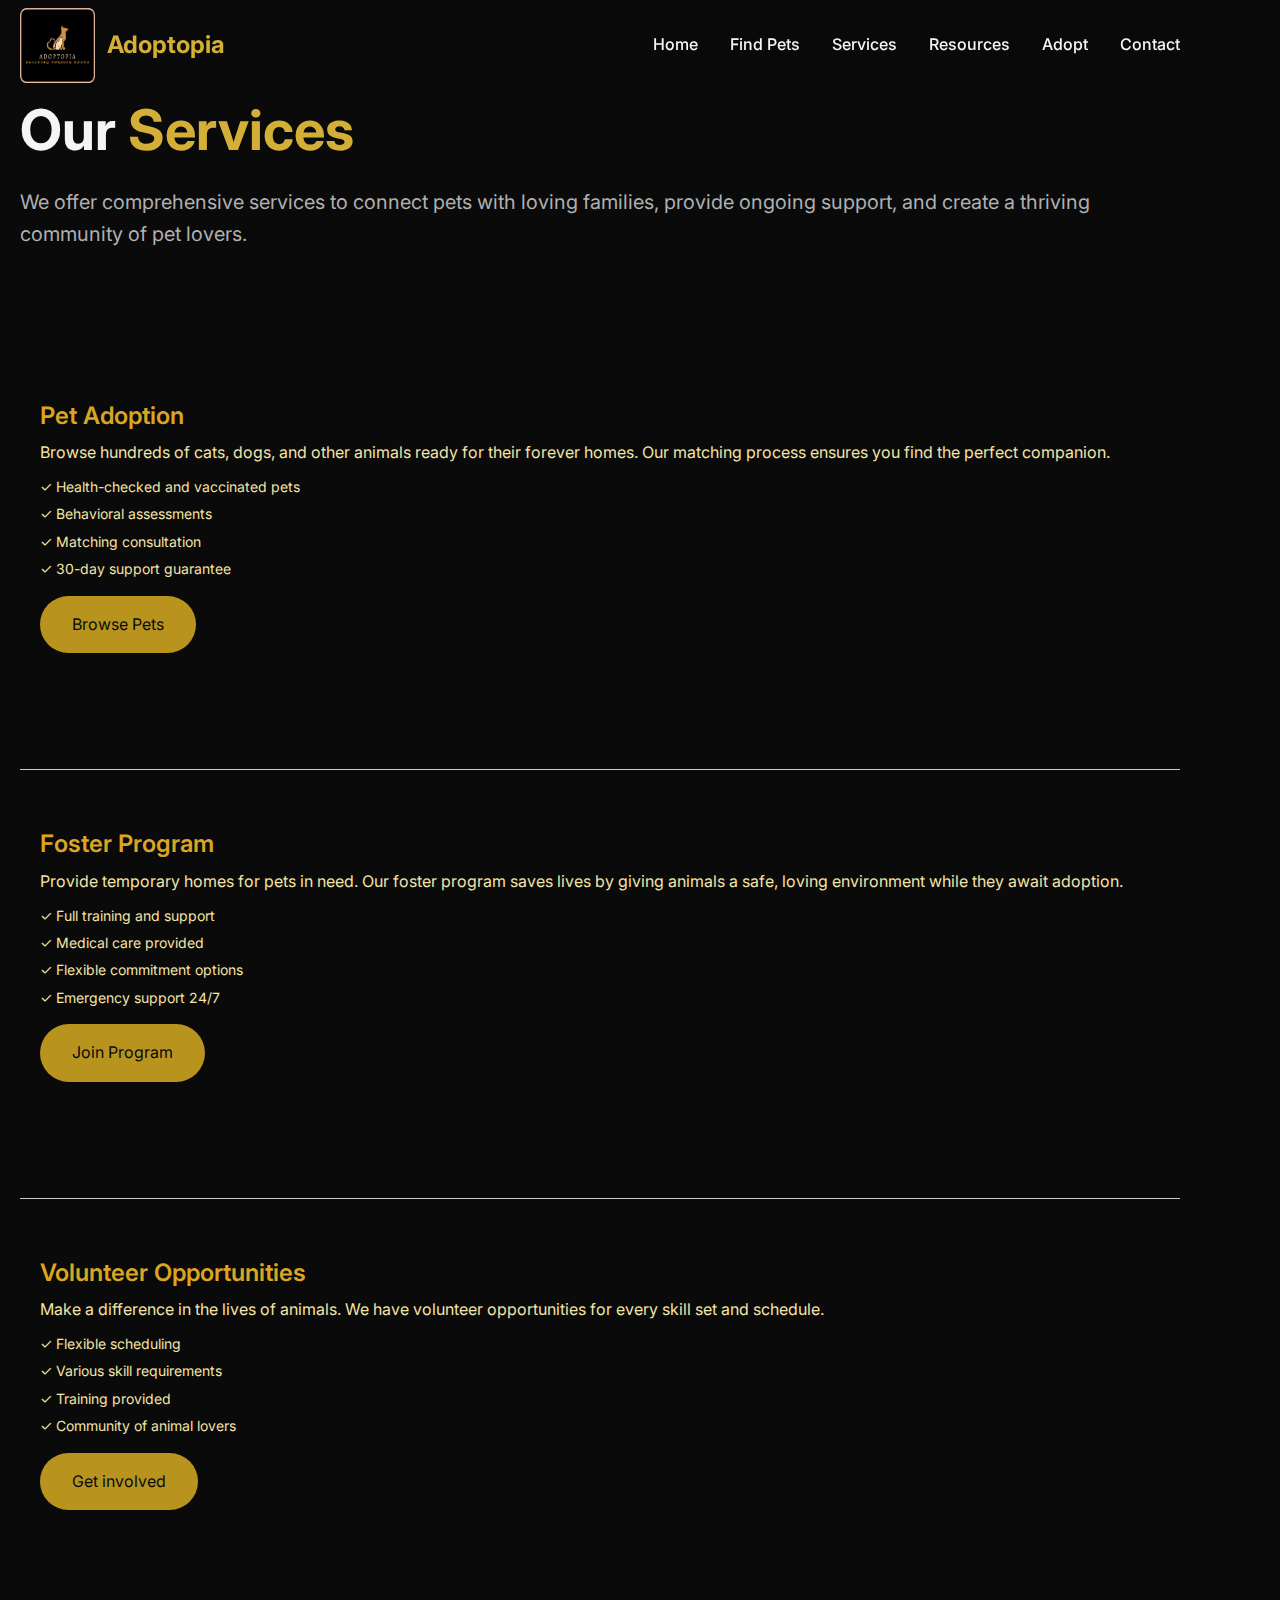
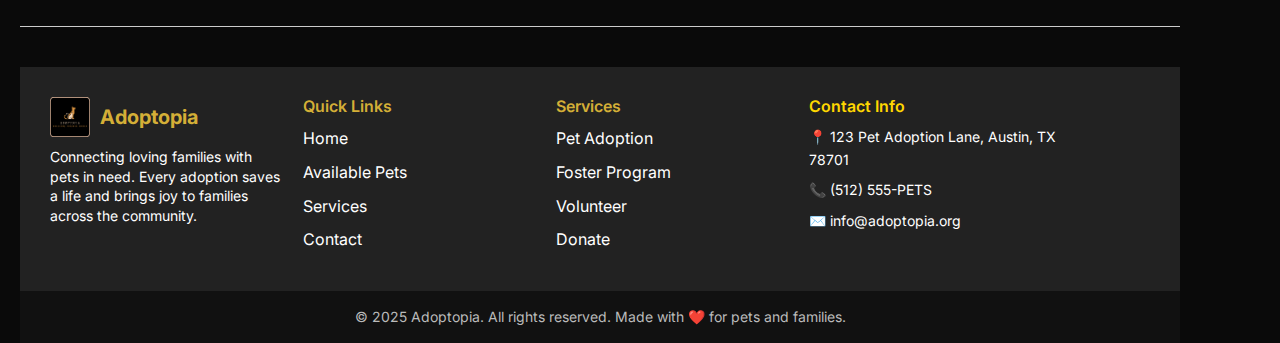
<file: services.html>
<!-- name: Saeed Hadi Al-Awlaqi
     ID:2148946
     10/1/2025  -->

<!DOCTYPE html>
<html lang="en">
<head>
     <!-- Meta and link tags -->
    <meta charset="UTF-8">
    <meta name="viewport" content="width=device-width, initial-scale=1.0">
    <title>Our Services - Adoptopia</title>
    <link rel="stylesheet" href="css/main.css">
    <link href="https://fonts.googleapis.com/css2?family=Inter:wght@300;400;500;600;700&display=swap" rel="stylesheet">
</head>
<body>
    <!-- Header -->
    <header class="header">
        <div class="container">
            <div class="nav-wrapper">
                <div class="logo">
                    <img src="image/Picture1.png" alt="Adoptopia Logo" class="logo-img">
                    <span class="logo-text">Adoptopia</span>
                </div>
                
                  <!-- navigation bar to pages -->
                <div class="nav-desktop">
                    <a href="index.html" class="nav-link">Home</a>
                    <a href="pets.html" class="nav-link">Find Pets</a>
                    <a href="services.html" class="nav-link active">Services</a>
                    <a href="resources.html" class="nav-link">Resources</a>
                    <a href="adoption.html" class="nav-link">Adopt</a>
                    <a href="contact.html" class="nav-link">Contact</a>
                </div>
            </div>
        </div>
    </header>

    <!-- Services section -->
    
        <div class="container">
            <div class="main-content">
                <div class="main-text">
                    <h1 class="main-title">
                        Our <span class="text-gold">Services</span>
                    </h1>
                    <p class="main-description">
                        We offer comprehensive services to connect pets with loving families, provide 
                        ongoing support, and create a thriving community of pet lovers.
                    </p>
                </div>
            </div>
        </div>
    

   
    
 <div class="container">
    <div class="service-simple">
        <div class="service-text">
            <h2>Pet Adoption</h2>
            <p>Browse hundreds of cats, dogs, and other animals ready for their forever homes. Our matching process ensures you find the perfect companion.</p>
            <ul class="service-features">
                <li>✓ Health-checked and vaccinated pets</li>
                <li>✓ Behavioral assessments</li>
                <li>✓ Matching consultation</li>
                <li>✓ 30-day support guarantee</li>
            </ul>
            <div class="main-buttons">
            <a href="pets.html" class="btn-primary">Browse Pets</a>
            </div>
        </div>
    </div>

    <div class="service-simple">
        <div class="service-text">
            <h2>Foster Program</h2>
            <p>Provide temporary homes for pets in need. Our foster program saves lives by giving animals a safe, loving environment while they await adoption.</p>
            <ul class="service-features">
                <li>✓ Full training and support</li>
                <li>✓ Medical care provided</li>
                <li>✓ Flexible commitment options</li>
                <li>✓ Emergency support 24/7</li>
            </ul>
          <div class="main-buttons">
            <a href="resources.html" class="btn-primary">Join Program</a>
            </div>
        </div>
    </div>

    <div class="service-simple">
        <div class="service-text">
            <h2>Volunteer Opportunities</h2>
            <p>Make a difference in the lives of animals. We have volunteer opportunities for every skill set and schedule.</p>
            <ul class="service-features">
                <li>✓ Flexible scheduling</li>
                <li>✓ Various skill requirements</li>
                <li>✓ Training provided</li>
                <li>✓ Community of animal lovers</li>
            </ul>
           <div class="main-buttons">
            <a href="contact.html" class="btn-primary">Get involved</a>
            </div>
        </div>
    </div>
</div>
  

   

       <!-- Footer Section including contact information and quick links will be in each page -->
    
        <div class="container">
            <div class="footer-content">
                <div class="footer-brand">
                    <div class="footer-logo">
                        <img src="../image/Picture1.png" alt="Adoptopia Logo" class="footer-logo-img">
                        <span class="footer-logo-text">Adoptopia</span>
                    </div>
                    <p class="footer-description">
                        Connecting loving families with pets in need. Every adoption saves a life and brings 
                        joy to families across the community.
                    </p>
                </div>

                <div class="footer-links">
                    <h3>Quick Links</h3>
                    <ul>
                        <li><a href="index.html">Home</a></li>
                        <li><a href="pets.html">Available Pets</a></li>
                        <li><a href="services.html">Services</a></li>
                        <li><a href="contact.html">Contact</a></li>
                    </ul>
                </div>

                <div class="footer-links">
                    <h3>Services</h3>
                    <ul>
                        <li><a href="adoption.html">Pet Adoption</a></li>
                        <li><a href="services.html">Foster Program</a></li>
                        <li><a href="services.html">Volunteer</a></li>
                        <li><a href="contact.html">Donate</a></li>
                    </ul>
                </div>

                <div class="footer-contact">
                    <h3>Contact Info</h3>
                    <div class="contact-item">
                        <span class="contact-icon">📍</span>
                        <span>123 Pet Adoption Lane, Austin, TX 78701</span>
                    </div>
                    <div class="contact-item">
                        <span class="contact-icon">📞</span>
                        <span>(512) 555-PETS</span>
                    </div>
                    <div class="contact-item">
                        <span class="contact-icon">✉️</span>
                        <span>info@adoptopia.org</span>
                    </div>
                </div>
            </div>

            <div class="footer-bottom">
                <p>&copy; 2025 Adoptopia. All rights reserved. Made with ❤️ for pets and families.</p>
            </div>
        </div>
    
</body>
</html>
</file>
<file: css/main.css>
/* name: Saeed Hadi Al-Awlaqi
     ID:2148946
     Date:10/1/2025 */ 

/* using border box modeling */
* {
    margin: 0;
    padding: 0;
    box-sizing: border-box;
}


/* global settings */
body {
    font-family: 'Inter', sans-serif;
    line-height: 1.6;
    color: #f5f5f5;
    background-color: #0a0a0a;
}

/* container to center the content and give padding */
.container {
    max-width: 1200px;
    margin: 60 px;
    padding: 0 20px;
}

/* global variable for colors to create synergy gathered from websites such coolor.co/gradients */
:root {
    --primary-black: #0a0a0a;
    --secondary-black: #1a1a1a;
    --accent-black: #2a2a2a;
    --gold-primary: #d4af37;
    --gold-secondary: #b8941f;
    --gold-light: #f4e4a6;
    --text-light: #f5f5f5;
    --text-gray: #b0b0b0;
    --text-dark: #666666;
}

/* standard settings for headings */
h1, h2, h3, h4, h5, h6 {
    font-weight: 600;
    line-height: 1.2;
    color: var(--text-light);
}

.text-gold {
    color: var(--gold-primary);
}


/* define standard button styles */
.btn-primary {
    display: flex;
    text-decoration: none;
    gap: 16px;
    margin-bottom: 48px;
    background: var(--gold-secondary);
    color: var(--primary-black);
    border-radius: 50px;
    padding: 16px 32px;
    font-size: 16px;

}


.btn-secondary {
    text-decoration: none;
    display: flex;
    gap: 16px;
    margin-bottom: 45px;
    color: var(--text-light);
    border: 2px solid var(--primary-black);
    background: var(--accent-black);
    border-radius: 50px;
    padding: 16px 32px;
    font-size: 16px;
}







.btn-submit {
    text-decoration: none;
    width: 100%;
    background: linear-gradient(135deg, var(--gold-primary), var(--gold-secondary));
    color: var(--primary-black);
    padding: 16px;
    font-size: 16px;
}



/* Header */
.header {
    background: rgba(10, 10, 10, 0.95);
    position: fixed;
    top: 0;
    left: 0;
    right: 0;
    z-index: 1000;
    
}

/* Navigation Bar settings will be used in all pages */
.nav-wrapper {
    display: flex;
    justify-content: space-between;
    align-items: center;
    height: 90px;
}

.nav-desktop {
    display: flex;
    align-items: center;
    gap: 32px;
    
}

.nav-link {
    color: var(--text-light);
    text-decoration: none;
    font-weight: 500;
    transition: color 0.3s ease;
}


/* Logo Section */
.logo {
    display: flex;
    align-items: center;
    gap: 12px;
}

.logo-img {
    height: 75px;
    width: 75px;
    
    
}

.logo-text {
    font-size: 24px;
    font-weight: 700;
    color: var(--gold-primary);
}






/* main Section this include the settings of the main content in each page */


.main-content {
    display: grid;
    margin: 100px 0;
    gap: 60px;
    align-items: center;
}

.main-title {
    font-size: 3.5rem;
    font-weight: 700;
    margin-bottom: 24px;
    margin-right: 24px;
    line-height: 1.1;
}

.main-description {
    font-size: 1.25rem;
    color: var(--text-gray);
    margin-bottom: 32px;
    line-height: 1.6;
}

.main-buttons {
    display: flex;
    gap: 16px;
    margin-bottom: 48px;
}

.arrow {
    transition: transform 0.3s ease;
}



.main-stats {
    display: grid;
    grid-template-columns: repeat(3, 1fr);
    gap: 32px;
    padding-top: 32px;
    border-top: 1px solid var(--accent-black);
}

.stat {
    text-align: center;
}

.stat-icon {
    font-size: 2rem;
    margin-bottom: 8px;
}

.stat-number {
    font-size: 2rem;
    font-weight: 700;
    color: var(--gold-primary);
    margin-bottom: 4px;
}

.stat-label {
    color: var(--text-gray);
    font-size: 0.9rem;
    margin-bottom: 20px;
}

.main-image {
    position: relative;
    
}

.main-img {
    width: 100%;
    height: 500px;
    align-self: center;
    object-fit: cover;
    border-radius: 24px;
    box-shadow: 0 20px 60px rgba(0, 0, 0, 0.3);
}

/* Pet Section mainly used in pets page */

.section-header {
    text-align: center;

    margin-top: 100px;
}

.section-title {
    font-size: 2.5rem;
    font-weight: 700;
    margin-bottom: 16px;
    color: var(--gold-primary);
}

.section-description {
    font-size: 1.1rem;
    color: var(--text-gray);
    max-width: 600px;
    margin: 0 auto;
    line-height: 1.6;
}

/* Pet Grid Layout */
.pet-grid {
  justify-content: center;
  display: flex;
  flex-wrap: wrap;
  gap: 20px;
  margin: 20px;
}

/* Pet Card */
.pet-card {

  width: 320px;
  height: auto;         
  border: 1px solid var(--gold-primary);
  border-radius: 6px;
  background: var(--gold-secondary);
  overflow: hidden;
  box-shadow: 0 2px 5px rgba(0,0,0,0.1);
}

/* pet image section */
.pet-image {
  position: relative;
}

.pet-image img {
  width: 100%;
  height: 200px;
  
}


.size-badge,
.type-badge {
  position: absolute;
  background: #333;
  color: #fff;
  font-size: 12px;
  padding: 3px 6px;
  border-radius: 3px;
}

.size-badge {
  top: 8px;
  left: 8px;
}



.type-badge {
  bottom: 8px;
  left: 8px;
}

/* Content Section */
.pet-content {
  padding: 12px;
  font-size: 14px;
  color: #333;
}

.pet-header {
  display: flex;
  justify-content: space-between;
  align-items: center;
}

.pet-name {
  font-size: 18px;
  margin: 0;
}

.pet-gender {
  font-size: 14px;
  color: #000000;
}

.pet-breed {
  margin: 6px 0;
  font-style: italic;
  color: #555;
}

/* Tags */
.personality-tags {
  margin: 8px 0;
}

.personality-tags .tag {
  display: inline-block;
  background: #eee;
  border-radius: 3px;
  padding: 3px 6px;
  margin: 2px;
  font-size: 12px;
}

/* pet description */
.pet-description {
  margin: 8px 0;
  line-height: 1.4;
}

/* pet details */
.pet-details {
  margin: 8px 0;
  font-size: 13px;
  color: #444;
}

.detail {
  margin: 2px 0;
}

/* pet special needs */
.special-needs {
  background: #f9f1c8;
  border: 1px solid #e0d48f;
  padding: 6px;
  border-radius: 4px;
  margin: 8px 0;
  font-size: 13px;
}

.needs-title {
  font-weight: bold;
  margin-bottom: 2px;
}


/*  services section mainly used in services page */
.service-simple {
    margin-bottom: 40px;
    padding: 20px;
    border-bottom: 1px solid #ccc;
}

.service-text h2 {
    font-size: 24px;
    color: goldenrod;
    margin-bottom: 10px;
}

.service-text p {
    font-size: 16px;
    color: var(--gold-light);
    margin-bottom: 10px;
}

.service-features {
    list-style: none;
    padding-left: 0;
    margin-bottom: 15px;
}

.service-features li {
    font-size: 14px;
    color: var(--gold-light);
    margin-bottom: 5px;
    text-align: left;
}



/* resources section mainly used in resources page */
.resource-category h2 {
    color: var(--gold-primary);
    font-size: 24px;
    margin-top: 30px;
    margin-bottom: 15px;
}


.resource-category h3 {
    color: var(--gold-secondary);
    font-size: 18px;
    margin-top: 20px;
    margin-bottom: 8px;
}


.resource-category p {
    font-size: 14px;
    color: var(--gold-secondary);
    margin-bottom: 8px;
}

/* Lists */
.resource-category ul {
    list-style-type: disc;
    padding-left: 20px;
    margin-bottom: 15px;
}

.resource-category li {
    margin-bottom: 5px;
    font-size: 14px;
}



/* About Section used in fifferent pages */

.about-content {
    display: block;
    gap: 60px;
    align-items: center;
    margin: 100px 0;
}

.about-text {
    text-align: center;
    
}
.about-description {
    text-align: center;
    font-size: 1.25rem;
    color: var(--text-gray);
    margin-bottom: 32px;
    line-height: 1.6;
}


.about-img  {
    display: block;
    width: 100%;
    height: 600px;
    object-fit: cover;
    border-radius: 20px;
    margin: 0 auto;
    box-shadow: 0 20px 60px rgba(0, 0, 0, 0.3);
}
.section-title {
    font-size: 2.5rem;
    font-weight: 700;
    margin-bottom: 24px;
    color: var(--gold-primary);
}

.form-disclaimer {
    font-size: 1.1rem;
    color: var(--gold-primary);
    margin-top: 10px;
    margin-bottom: 20px;
    line-height: 1.4;
    text-align: center;
}


/* Adoption process section mainly used in adoption page */
.process-steps {
    margin-top: 20px;
    display: flex;
    flex-direction: column;
    align-items: center;
}

    


.process-step {
    width: 100%;          /* make it flexible */
    max-width: 500px;     /* don’t let it grow too big */
    text-align: center;
    margin-bottom: 12px;
    background-color: var(--accent-black);
    border-radius: 25px;
    padding: 12px;
}

.step-number {
    font-weight: bold;
    color: var(--gold-primary);
}


.fee-list {
    list-style-type: disc;
    padding-left: 20px;
    margin-top: 10px;
    margin-bottom: 10px;
    text-align: center;
}

.fee-item {
    margin-bottom: 5px;
    font-size: 25px;
    color: var(--gold-primary);
}

.fee-type {
    font-weight: bold;
    color: var(--gold-primary);
}

.fee-amount {
    color: var(--gold-secondary);
}


.document-list{
    margin-bottom: 20px;
    list-style: check;
    color: var(--gold-primary);
    text-align: center;
}

/* Contact Section mainly used in contact page */

.contact-section {
    width: 600px;
    margin: 0 auto;
    text-align: left;
    padding: 20px;
    font-family: Arial, sans-serif;
}

.contact-section h2 {
    text-align: center;
    margin-bottom: 20px;
}

.contact-section h3 {
    margin-top: 20px;
    color: var(--gold-primary);
}

.contact-section p,
.contact-section ul {
    margin: 10px 0;
    line-height: 1.6;
}

.contact-section ul {
    list-style-type: none;
    padding: 0;
}

.contact-section li {
    margin: 8px 0;
}

.contact-section a {
    text-decoration: none;
    color: var(--gold-secondary);
}


/* footer section used as page tail in each page */
.footer-content {
  background: #222;
  color: #fff;
  padding: 30px;
  display: flex;
  align-items: flex-start;
  text-align: left;
}

/* Each section inside footer */
.footer-brand,
.footer-links,
.footer-contact {
  width: 23%; 
}

/* Logo area */
.footer-logo {
  display: flex;
  align-items: center;
  margin-bottom: 10px;
}

.footer-logo-img {
  width: 40px;
  height: 40px;
  margin-right: 10px;
}

.footer-logo-text {
  font-size: 20px;
  font-weight: bold;
  color: var(--gold-primary); 
}

.footer-description {
  font-size: 14px;
  line-height: 1.4;
  margin-top: 10px;
  margin-right: 20px;
}

/* Links */
.footer-links h3 {
  margin-bottom: 10px;
  font-size: 16px;
  color: var(--gold-primary);
}

.footer-links ul {
  list-style: none;
  padding: 0;
}

.footer-links li {
  margin-bottom: 8px;
}

.footer-links a {
  color: #fff;
  text-decoration: none;
}



/* Contact section */
.footer-contact h3 {
  margin-bottom: 10px;
  font-size: 16px;
  color: #ffd700;
}

.contact-item {
  margin-bottom: 8px;
  font-size: 14px;
}

/* Bottom footer */
.footer-bottom {
  background: #111;
  color: #bbb;
  text-align: center;
  padding: 15px;
  font-size: 14px;
}
</file>
